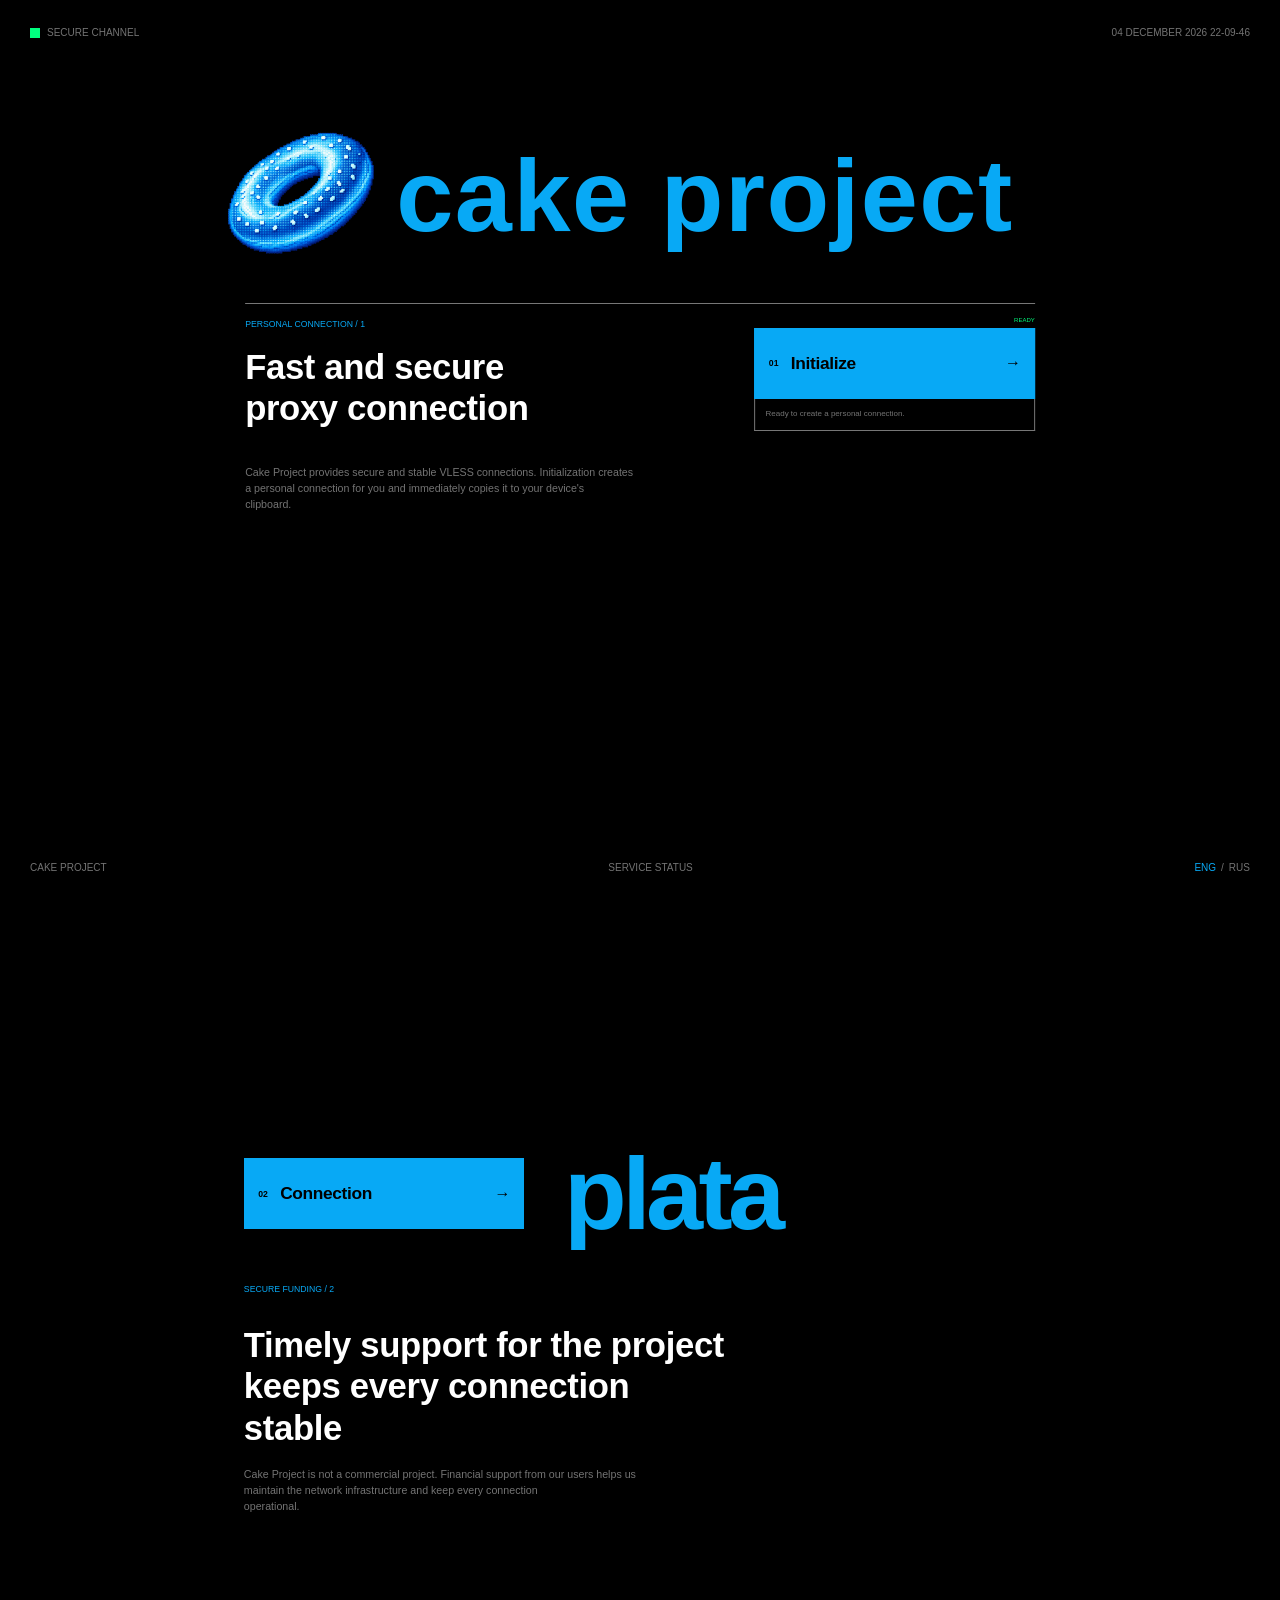
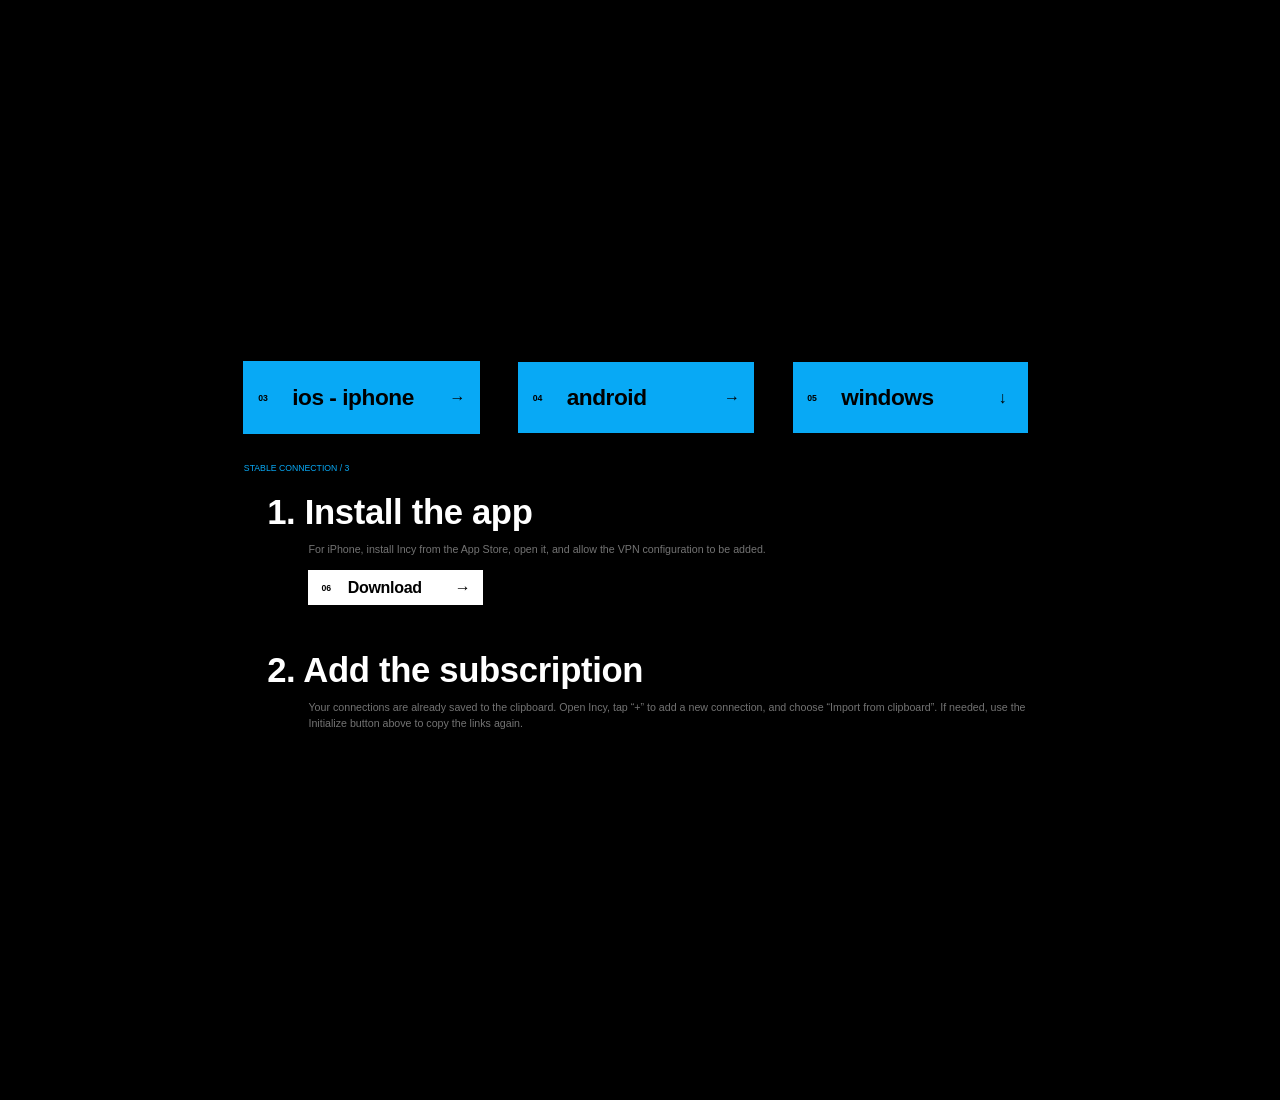
<file: web/static/initialize/index.html>
<!doctype html>
<html lang="ru">
<head>
  <meta charset="utf-8">
  <meta name="viewport" content="width=device-width, initial-scale=1, viewport-fit=cover">
  <meta name="color-scheme" content="dark">
  <meta name="theme-color" content="#000000">
  <meta http-equiv="Cache-Control" content="no-store, no-cache, must-revalidate">
  <meta http-equiv="Pragma" content="no-cache">
  <meta http-equiv="Content-Security-Policy" content="default-src 'self'; base-uri 'none'; form-action 'none'; connect-src 'self'; img-src 'self'; style-src 'self' https://fonts.googleapis.com; font-src https://fonts.gstatic.com; script-src 'self'">
  <meta name="description" content="Cake Project — безопасные и быстрые VLESS-соединения в одно нажатие.">
  <meta name="robots" content="noindex, follow, max-image-preview:large">
  <meta property="og:type" content="website">
  <meta property="og:site_name" content="Cake Project">
  <meta property="og:url" content="https://cakeproject.shmoza.net/initialize/">
  <meta property="og:title" content="Cake Project">
  <meta property="og:description" content="Быстрое и безопасное proxy-соединение.">
  <meta property="og:image" content="https://cakeproject.shmoza.net/initialize/og.png?v=4">
  <meta property="og:image:secure_url" content="https://cakeproject.shmoza.net/initialize/og.png?v=4">
  <meta property="og:image:type" content="image/png">
  <meta property="og:image:width" content="277">
  <meta property="og:image:height" content="277">
  <meta property="og:image:alt" content="Cake Project — быстрое и безопасное proxy-соединение">
  <meta name="twitter:card" content="summary_large_image">
  <meta name="twitter:title" content="Cake Project">
  <meta name="twitter:description" content="Быстрое и безопасное proxy-соединение.">
  <meta name="twitter:image" content="https://cakeproject.shmoza.net/initialize/og.png?v=4">
  <meta name="twitter:image:alt" content="Cake Project — быстрое и безопасное proxy-соединение">
  <title>Cake Project — инициализация</title>
  <link rel="canonical" href="https://cakeproject.shmoza.net/initialize/">
  <link rel="icon" type="image/png" sizes="277x277" href="favicon.png?v=2">
  <link rel="apple-touch-icon" sizes="277x277" href="favicon.png?v=2">
  <link rel="preconnect" href="https://fonts.googleapis.com">
  <link rel="preconnect" href="https://fonts.gstatic.com" crossorigin>
  <link href="https://fonts.googleapis.com/css2?family=Space+Grotesk:wght@400;500;600;700&amp;display=swap" rel="stylesheet">
  <link rel="stylesheet" href="styles.css?v=22">
</head>
<body>
  <header class="site-header">
    <div class="channel-state">
      <span class="state-marker" aria-hidden="true"></span>
      <span data-i18n="channel">Защищённый канал</span>
    </div>
    <time id="designTime" class="design-time">-- -------- ---- -- -- --</time>
  </header>

  <div class="page-rail" aria-hidden="true"></div>

  <main class="page-flow">
    <section id="initializePage" class="page-stage page-section" aria-labelledby="pageTitle">
      <div class="brand-lockup">
        <button id="cakeBurstButton" class="cake-mark" type="button" aria-label="Запустить анимацию тортика" data-i18n-aria-label="cakeAria">
          <img src="cake-mark.png" alt="">
        </button>
        <h1 id="pageTitle">cake project</h1>
      </div>

      <div class="connection-panel" aria-label="Персональное подключение">
        <div class="hero-copy">
          <p class="eyebrow" data-i18n="personalEyebrow">Персональное подключение / 1</p>
          <h2 data-i18n-html="heroTitle">Быстрое и безопасное<br>proxy соединение</h2>
          <p class="intro" data-i18n-html="heroIntro">
            Cake Project предлагает безопасные и стабильные VLESS-соединения. Инициализация<br class="desktop-break">
            создаст для Вас персональное подключение и сразу скопирует его в буфер обмена<br class="desktop-break">
            Вашего устройства.
          </p>
        </div>

        <section class="action-zone" aria-label="Инициализация подключения" data-i18n-aria-label="initializeAreaAria">
          <div class="ready-label" aria-hidden="true">READY</div>
          <button id="initializeButton" class="action-button initialize-button" type="button" aria-describedby="statusText">
            <span class="button-index" aria-hidden="true">01</span>
            <span class="button-label" data-i18n="initialize">Инициализация</span>
            <span class="button-arrow" aria-hidden="true">→</span>
          </button>
          <p id="statusText" class="status-text" role="status" aria-live="polite">
            Готово к созданию персонального подключения.
          </p>
          <div id="manualCopy" class="manual-copy hidden">
            <label for="manualLinks" data-i18n="manualLabel">VLESS-ссылки для ручного копирования</label>
            <textarea id="manualLinks" readonly spellcheck="false"></textarea>
            <small data-i18n="manualHint">Если браузер блокирует буфер обмена, выделите текст и выберите «Копировать».</small>
          </div>
        </section>
      </div>
    </section>

    <section id="paymentPage" class="page-section payment-page" aria-labelledby="paymentTitle">
      <div class="payment-stage">
        <div class="payment-head">
          <button id="connectionButton" class="action-button connection-button" type="button">
            <span class="button-index" aria-hidden="true">02</span>
            <span class="button-label" data-i18n="connection">Подключение</span>
            <span class="button-arrow" aria-hidden="true">→</span>
          </button>
          <div class="payment-word" aria-hidden="true">plata</div>
        </div>

        <div class="payment-copy">
          <p class="eyebrow" data-i18n="paymentEyebrow">Безопасная оплата / 2</p>
          <h2 id="paymentTitle" data-i18n-html="paymentTitle">Своевременная оплата за услуги<br>обеспечит стабильность<br>подключений</h2>
          <p class="intro" data-i18n-html="paymentIntro">
            Cake Project не является коммерческим проектом, однако финансовая помощь наших<br class="desktop-break">
            пользователей позволяет поддерживать инфраструктуру сети и работоспособность<br class="desktop-break">
            соединений.
          </p>
        </div>
      </div>
    </section>

    <section id="appsPage" class="page-section apps-page" aria-labelledby="appsTitle">
      <div class="apps-stage">
        <div class="platform-picker" role="group" aria-label="Выбор платформы" data-i18n-aria-label="platformGroupAria">
          <button class="action-button platform-button is-selected" type="button" data-platform="ios" aria-pressed="true">
            <span class="button-index" aria-hidden="true">03</span>
            <span class="button-label">ios - iphone</span>
            <span class="button-arrow" aria-hidden="true">→</span>
          </button>
          <button class="action-button platform-button" type="button" data-platform="android" aria-pressed="false">
            <span class="button-index" aria-hidden="true">04</span>
            <span class="button-label">android</span>
            <span class="button-arrow" aria-hidden="true">→</span>
          </button>
          <button class="action-button platform-button" type="button" data-platform="windows" aria-pressed="false">
            <span class="button-index" aria-hidden="true">05</span>
            <span class="button-label">windows</span>
            <span class="button-arrow" aria-hidden="true">↓</span>
          </button>
        </div>

        <div class="apps-copy">
          <p class="eyebrow" data-i18n="stableEyebrow">Стабильное подключение / 3</p>
          <div id="platformInstructions" class="installation-copy" aria-live="polite">
            <section class="instruction-step">
              <h2 id="appsTitle" data-i18n="installTitle">1. Установка приложения</h2>
              <p id="platformDescription" class="intro">Для iPhone установите приложение Incy из App Store, затем откройте его и разрешите добавление VPN-конфигурации.</p>
              <a id="downloadButton" class="action-button download-button" href="https://apps.apple.com/ru/app/incy/id6756943388" target="_blank" rel="noopener noreferrer">
                <span class="button-index" aria-hidden="true">06</span>
                <span class="button-label" data-i18n="download">Скачать</span>
                <span class="button-arrow" aria-hidden="true">→</span>
              </a>
            </section>

            <section class="instruction-step subscription-step">
              <h2 data-i18n="subscriptionTitle">2. Добавление подписки</h2>
              <p id="subscriptionDescription" class="intro">
                В Вашем буфере обмена уже сохранены подключения. Откройте Incy, нажмите «+» для добавления нового подключения и выберите «Импорт из буфера обмена». При необходимости Вы можете заново скопировать ссылки кнопкой «Инициализация» выше.
              </p>
            </section>
          </div>
        </div>
      </div>
    </section>
  </main>

  <footer class="site-footer">
    <span>CAKE PROJECT</span>
    <a class="status-link" href="https://statuscake.shmoza.net/" target="_blank" rel="noopener noreferrer" data-i18n="serviceStatus">Статус сервисов</a>
    <div class="language-switch" role="group" aria-label="Выбор языка" data-i18n-aria-label="languageAria">
      <button type="button" data-language="en" aria-pressed="false">ENG</button>
      <span aria-hidden="true">/</span>
      <button type="button" data-language="ru" aria-pressed="true">RUS</button>
    </div>
  </footer>

  <div id="cakeParticles" class="cake-particles" aria-hidden="true"></div>
  <textarea id="copyFallback" class="copy-fallback" tabindex="-1" aria-hidden="true" readonly></textarea>
  <script src="app.js?v=13"></script>
</body>
</html>
</file>
<file: web/static/initialize/styles.css>
:root {
  --dark: #000000;
  --light: #ffffff;
  --accent: #08a9f5;
  --success: #00ff7f;
  --danger: #ff3131;
  --muted: #737373;
  --line: #777777;
}

* {
  box-sizing: border-box;
}

html {
  min-width: 320px;
  min-height: 100%;
  background: var(--dark);
  scroll-snap-type: y mandatory;
  scrollbar-width: none;
}

html::-webkit-scrollbar,
body::-webkit-scrollbar {
  display: none;
  width: 0;
  height: 0;
}

body {
  position: relative;
  min-width: 320px;
  min-height: 100vh;
  min-height: 100svh;
  margin: 0;
  overflow-x: hidden;
  background: var(--dark);
  color: var(--light);
  font-family: "Space Grotesk", Arial, sans-serif;
  font-size: 13px;
  -ms-overflow-style: none;
  scrollbar-width: none;
}

.page-flow {
  position: relative;
  z-index: 1;
}

.page-rail {
  position: fixed;
  top: 100px;
  bottom: 100px;
  left: 300px;
  z-index: 2;
  width: 1px;
  background: rgba(255, 255, 255, .5);
  opacity: 0;
  pointer-events: none;
  transition: opacity 360ms ease;
  will-change: opacity;
}

.page-rail.is-visible {
  opacity: 1;
}

.hidden {
  display: none !important;
}

button,
a {
  -webkit-tap-highlight-color: transparent;
}

.site-header {
  display: flex;
  position: fixed;
  top: 28px;
  right: 30px;
  left: 30px;
  z-index: 20;
  align-items: center;
  justify-content: space-between;
  color: var(--muted);
  font-size: 10px;
  line-height: 1;
  text-transform: uppercase;
}

.channel-state {
  display: flex;
  align-items: center;
  gap: 7px;
}

.state-marker {
  width: 10px;
  height: 10px;
  background: var(--success);
  animation: channel-pulse 4s ease-in-out infinite;
}

@keyframes channel-pulse {
  0%,
  40% {
    opacity: 1;
  }

  50%,
  90% {
    opacity: 0;
  }

  100% {
    opacity: 1;
  }
}

.design-time {
  color: inherit;
  font: inherit;
}

.page-stage {
  position: relative;
  width: min(100%, 1919px);
  min-height: max(970px, 100vh);
  min-height: max(970px, 100svh);
  margin: 0 auto;
}

.page-section {
  position: relative;
  min-height: 100vh;
  min-height: 100svh;
  overflow: hidden;
  scroll-snap-align: start;
  scroll-snap-stop: normal;
}

.brand-lockup {
  position: absolute;
  inset: 0;
  pointer-events: none;
  transform: translateY(-20px);
}

.cake-mark {
  display: block;
  position: absolute;
  top: 222px;
  left: 300px;
  width: 300px;
  height: auto;
  border: 0;
  padding: 0;
  background: transparent;
  cursor: pointer;
  font: inherit;
  pointer-events: auto;
  transition: transform 240ms ease;
  transform-origin: center;
  user-select: none;
}

.cake-mark img {
  display: block;
  width: 100%;
  height: auto;
  pointer-events: none;
  user-select: none;
}

.cake-mark:hover {
  transform: scale(1.08);
}

.cake-mark:focus-visible {
  outline: 1px solid var(--accent);
  outline-offset: 4px;
}

h1 {
  position: absolute;
  top: 255px;
  left: 594px;
  margin: 0;
  color: var(--accent);
  font-size: 154px;
  font-weight: 700;
  letter-spacing: .015em;
  line-height: .9;
  white-space: nowrap;
}

.connection-panel {
  display: grid;
  position: absolute;
  top: 455px;
  left: 50%;
  width: 1184px;
  min-height: 310px;
  grid-template-columns: 664px 420px;
  column-gap: 100px;
  border-top: 1px solid var(--line);
  transform: translateX(-50%);
}

.hero-copy {
  padding-top: 23px;
}

.eyebrow {
  margin: 0;
  color: var(--accent);
  font-size: 13px;
  font-weight: 500;
  line-height: 1;
  text-transform: uppercase;
}

h2 {
  margin: 28px 0 0;
  color: var(--light);
  font-size: 52px;
  font-weight: 600;
  letter-spacing: -.01em;
  line-height: 1.18;
}

.intro {
  margin: 53px 0 0;
  color: var(--muted);
  font-size: 16px;
  font-weight: 400;
  line-height: 1.5;
}

.action-zone {
  position: relative;
  padding-top: 35px;
}

.ready-label {
  position: absolute;
  top: 18px;
  right: 0;
  color: var(--success);
  font-size: 9px;
  line-height: 1;
}

.action-button {
  display: grid;
  width: 100%;
  min-height: 107px;
  grid-template-columns: 20px 1fr 23px;
  align-items: center;
  gap: 13px;
  border: 1px solid var(--accent);
  border-radius: 0;
  padding: 16px 20px;
  background: var(--accent);
  color: var(--dark);
  cursor: pointer;
  font: inherit;
  text-decoration: none;
  text-align: left;
  touch-action: manipulation;
  transform-origin: center;
  transition: background 180ms ease, color 180ms ease, transform 180ms ease;
}

.action-button:not(:disabled):hover {
  background: var(--dark);
  color: var(--accent);
  outline: 1px solid var(--accent);
  outline-offset: 3px;
  transform: scale(1.02);
}

.action-button:focus-visible {
  background: var(--dark);
  color: var(--accent);
  outline: 1px solid var(--accent);
  outline-offset: 3px;
  transform: scale(1.02);
}

.action-button:active {
  transform: scale(.985);
  transition-duration: 60ms;
}

.action-button:disabled {
  cursor: wait;
  opacity: .52;
  transform: none;
}

.button-index {
  font-size: 13px;
  font-weight: 700;
}

.button-label {
  max-width: 270px;
  font-size: 26px;
  font-weight: 700;
  letter-spacing: -.02em;
  line-height: 1.35;
}

.button-arrow {
  font-size: 24px;
  font-weight: 400;
  line-height: 1;
}

.status-text {
  min-height: 48px;
  margin: 0;
  border-right: 1px solid var(--line);
  border-bottom: 1px solid var(--line);
  border-left: 1px solid var(--line);
  padding: 13px 15px;
  color: var(--muted);
  font-size: 12px;
  line-height: 1.6;
}

.status-text[data-state="success"] {
  border-color: var(--success);
  color: var(--success);
}

.status-text[data-state="error"] {
  border-color: var(--danger);
  color: var(--danger);
}

.manual-copy {
  display: grid;
  gap: 9px;
  border-right: 1px solid var(--danger);
  border-bottom: 1px solid var(--danger);
  border-left: 1px solid var(--danger);
  padding: 14px;
}

.manual-copy label {
  color: var(--light);
  font-size: 10px;
  text-transform: uppercase;
}

.manual-copy textarea {
  width: 100%;
  min-height: 92px;
  border: 1px solid var(--line);
  border-radius: 0;
  padding: 10px;
  resize: vertical;
  background: var(--dark);
  color: var(--light);
  font: inherit;
  font-size: 11px;
  line-height: 1.5;
}

.manual-copy textarea:focus {
  border-color: var(--accent);
  outline: 1px solid var(--accent);
  outline-offset: 2px;
}

.manual-copy small {
  color: var(--muted);
  font-size: 9px;
  line-height: 1.5;
}

.site-footer {
  display: flex;
  position: fixed;
  right: 0;
  bottom: 0;
  left: 0;
  z-index: 20;
  min-height: 65px;
  align-items: center;
  justify-content: space-between;
  padding: 0 30px;
  color: var(--muted);
  font-size: 10px;
  text-transform: uppercase;
}

.status-link {
  color: inherit;
  text-decoration: none;
  transition: color 160ms ease;
}

.status-link:hover,
.status-link:focus-visible {
  color: var(--accent);
  outline: none;
}

.language-switch {
  display: inline-flex;
  align-items: center;
  gap: 5px;
  pointer-events: auto;
}

.language-switch button {
  border: 0;
  padding: 0;
  background: transparent;
  color: inherit;
  cursor: pointer;
  font: inherit;
  text-transform: uppercase;
  transition: color 160ms ease;
}

.language-switch button:hover,
.language-switch button:focus-visible {
  color: var(--light);
  outline: none;
}

.language-switch button[aria-pressed="true"] {
  color: var(--accent);
}

.payment-page,
.apps-page {
  min-height: max(760px, 100vh);
  min-height: max(760px, 100svh);
}

.payment-stage,
.apps-stage {
  position: relative;
  width: min(1188px, calc(100% - 48px));
  min-height: inherit;
  margin: 0 auto;
}

.payment-stage {
  padding-top: clamp(210px, 28.4vh, 294px);
}

.payment-head {
  display: grid;
  grid-template-columns: 420px minmax(0, 1fr);
  column-gap: 60px;
  align-items: center;
}

.connection-button,
.platform-button {
  min-height: 107px;
}

.payment-word {
  color: var(--accent);
  font-size: 154px;
  font-weight: 700;
  letter-spacing: -.045em;
  line-height: .74;
}

.payment-copy {
  margin-top: 80px;
}

.payment-copy h2 {
  max-width: 980px;
  margin-top: 31px;
  font-size: 52px;
  line-height: 1.2;
}

.payment-copy .intro {
  margin-top: 24px;
}

.apps-stage {
  padding-top: clamp(136px, 18vh, 186px);
}

.platform-picker {
  display: grid;
  width: calc(100% - 8px);
  grid-template-columns: repeat(3, minmax(0, 1fr));
  gap: 59px;
}

.platform-button {
  gap: 31px;
}

.platform-button .button-label {
  max-width: none;
  font-size: 34px;
  white-space: nowrap;
}

.platform-button.is-selected {
  box-shadow: 0 0 0 1px var(--accent);
}

.apps-copy {
  margin-top: 45px;
  opacity: 1;
  transition: opacity 180ms ease;
  will-change: opacity;
}

.apps-copy.is-switching {
  opacity: 0;
}

.installation-copy {
  margin-left: 35px;
}

.instruction-step h2 {
  margin: 31px 0 0;
  font-size: 52px;
  line-height: 1.1;
}

.instruction-step .intro {
  max-width: 760px;
  margin-top: 15px;
  margin-left: 62px;
}

.download-button {
  width: 262px;
  min-height: 53px;
  margin-top: 19px;
  margin-left: 62px;
  grid-template-columns: 20px 1fr 23px;
  border-color: var(--light);
  padding: 9px 18px;
  background: var(--light);
  color: var(--dark);
}

.download-button:not(:disabled):hover,
.download-button:focus-visible {
  background: var(--dark);
  color: var(--light);
  outline-color: var(--light);
}

.download-button .button-label {
  font-size: 24px;
}

.subscription-step {
  margin-top: 68px;
}

.subscription-step h2 {
  margin-top: 0;
}

.copy-fallback {
  position: fixed;
  top: 0;
  left: -9999px;
  width: 1px;
  height: 1px;
  opacity: 0;
}

.cake-particles {
  position: fixed;
  inset: 0;
  z-index: 10;
  overflow: hidden;
  contain: strict;
  pointer-events: none;
}

.cake-particle {
  position: absolute;
  top: 0;
  left: 0;
  display: block;
  max-width: none;
  height: auto;
  pointer-events: none;
  transform-origin: center;
  user-select: none;
  will-change: transform, opacity;
}

@media (max-width: 1918px) and (min-width: 821px) {
  .page-stage {
    min-height: max(620px, 100svh);
  }

  .cake-mark {
    top: 11.57vw;
    left: 15.6vw;
    width: 15.6vw;
  }

  h1 {
    top: 13.29vw;
    left: 30.95vw;
    font-size: 8.02vw;
  }

  .connection-panel {
    top: 23.71vw;
    width: 61.7vw;
    min-height: 16.15vw;
    grid-template-columns: 34.6vw 21.89vw;
    column-gap: 5.2vw;
  }

  .hero-copy {
    padding-top: 1.2vw;
  }

  .eyebrow {
    font-size: .68vw;
  }

  h2 {
    margin-top: 1.46vw;
    font-size: 2.71vw;
  }

  .intro {
    margin-top: 2.76vw;
    font-size: .834vw;
  }

  .action-zone {
    padding-top: 1.82vw;
  }

  .ready-label {
    top: .94vw;
    font-size: .47vw;
  }

  .initialize-button {
    min-height: 5.58vw;
    grid-template-columns: 1.04vw 1fr 1.2vw;
    gap: .68vw;
    padding: .83vw 1.04vw;
  }

  .button-index {
    font-size: .68vw;
  }

  .button-label {
    max-width: 14.07vw;
    font-size: 1.355vw;
  }

  .button-arrow {
    font-size: 1.25vw;
  }

  .status-text {
    min-height: 2.5vw;
    padding: .68vw .78vw;
    font-size: .625vw;
  }

  .payment-stage,
  .apps-stage {
    width: 61.9vw;
  }

  .payment-head {
    grid-template-columns: 21.89vw minmax(0, 1fr);
    column-gap: 3.13vw;
  }

  .connection-button,
  .platform-button {
    min-height: 5.58vw;
    grid-template-columns: 1.04vw 1fr 1.2vw;
    gap: .68vw;
    padding: .83vw 1.04vw;
  }

  .platform-button {
    gap: 1.62vw;
  }

  .payment-word {
    font-size: 8.02vw;
  }

  .payment-copy {
    margin-top: 4.17vw;
  }

  .payment-copy h2,
  .instruction-step h2 {
    font-size: 2.71vw;
  }

  .payment-copy .intro {
    margin-top: 1.25vw;
  }

  .platform-picker {
    gap: 3.07vw;
  }

  .platform-button .button-label {
    font-size: 1.77vw;
  }

  .apps-copy {
    margin-top: 2.35vw;
  }

  .installation-copy {
    margin-left: 1.82vw;
  }

  .instruction-step h2 {
    margin-top: 1.62vw;
  }

  .instruction-step .intro {
    margin-top: .78vw;
    margin-left: 3.23vw;
  }

  .download-button {
    width: 13.65vw;
    min-height: 2.76vw;
    margin-top: .99vw;
    margin-left: 3.23vw;
    grid-template-columns: 1.04vw 1fr 1.2vw;
    padding: .47vw .94vw;
  }

  .download-button .button-label {
    font-size: 1.25vw;
  }

  .subscription-step {
    margin-top: 3.54vw;
  }
}

@media (max-width: 820px) {
  body {
    min-height: 100svh;
    overscroll-behavior-y: contain;
  }

  .page-rail {
    display: none;
  }

  .site-header {
    position: fixed;
    top: 0;
    right: 0;
    left: 0;
    min-height: 58px;
    padding-right: max(18px, env(safe-area-inset-right));
    padding-left: max(18px, env(safe-area-inset-left));
    font-size: 8px;
  }

  .state-marker {
    width: 8px;
    height: 8px;
  }

  .page-stage {
    display: flex;
    width: 100%;
    min-height: max(840px, 100svh);
    flex-direction: column;
    padding: 88px max(18px, env(safe-area-inset-right)) 92px max(18px, env(safe-area-inset-left));
  }

  .brand-lockup {
    display: flex;
    position: relative;
    inset: auto;
    flex-direction: column;
    align-items: center;
  }

  .cake-mark {
    position: relative;
    top: auto;
    left: auto;
    width: min(85.8vw, 390px);
    margin: 22px 0 -12px;
  }

  h1 {
    display: none;
  }

  .connection-panel {
    display: flex;
    position: relative;
    top: auto;
    left: auto;
    width: auto;
    min-height: 0;
    margin-top: 0;
    align-self: stretch;
    flex-direction: column;
    border-top: 0;
    transform: none;
  }

  .hero-copy {
    padding-top: 17px;
  }

  .eyebrow {
    font-size: 10px;
  }

  h2 {
    margin-top: 27px;
    font-size: clamp(26px, 8.6vw, 44px);
    line-height: 1.08;
  }

  .intro {
    margin-top: 30px;
    font-size: 13px;
    line-height: 1.55;
  }

  .desktop-break {
    display: none;
  }

  .action-zone {
    margin-top: 44px;
    padding-top: 20px;
  }

  .ready-label {
    top: 5px;
  }

  .initialize-button {
    min-height: 96px;
  }

  .button-label {
    font-size: clamp(22px, 6.5vw, 26px);
  }

  .site-footer {
    position: fixed;
    min-height: calc(62px + env(safe-area-inset-bottom));
    padding: 8px max(18px, env(safe-area-inset-right)) env(safe-area-inset-bottom) max(18px, env(safe-area-inset-left));
    background: linear-gradient(to top, #000 58%, rgba(0, 0, 0, 0));
    font-size: 8px;
  }

  .language-switch {
    gap: 0;
  }

  .language-switch button {
    display: inline-grid;
    min-width: 34px;
    min-height: 34px;
    place-items: center;
  }

  .payment-page,
  .apps-page {
    min-height: max(760px, 100svh);
    overflow: hidden;
  }

  .payment-stage,
  .apps-stage {
    width: 100%;
    min-height: 0;
    padding-right: max(18px, env(safe-area-inset-right));
    padding-left: max(18px, env(safe-area-inset-left));
  }

  .payment-stage {
    --mobile-payment-bottom-gap: 90px;
    display: flex;
    min-height: max(760px, 100svh);
    flex-direction: column;
    padding-top: 112px;
    padding-bottom: var(--mobile-payment-bottom-gap);
  }

  .payment-head {
    display: contents;
  }

  .payment-word {
    order: 1;
    align-self: flex-start;
    margin-left: -.04em;
    font-size: clamp(82px, 30vw, 132px);
    text-align: left;
  }

  .connection-button {
    order: 3;
    margin-top: auto;
  }

  .connection-button,
  .platform-button {
    min-height: 88px;
  }

  .payment-copy {
    order: 2;
    margin-top: 38px;
  }

  .payment-copy h2 {
    margin-top: 26px;
    font-size: clamp(28px, 8.6vw, 44px);
    line-height: 1.12;
  }

  .payment-copy .intro {
    margin-top: 27px;
  }

  .apps-stage {
    padding-top: 96px;
    padding-bottom: max(112px, calc(88px + env(safe-area-inset-bottom)));
  }

  .platform-picker {
    width: 100%;
    grid-template-columns: 1fr;
    gap: 14px;
  }

  .platform-button {
    gap: 16px;
  }

  .platform-button .button-label {
    font-size: clamp(24px, 8vw, 34px);
  }

  .platform-button[data-platform="ios"] .button-arrow,
  .platform-button[data-platform="android"] .button-arrow {
    font-size: 0;
  }

  .platform-button[data-platform="ios"] .button-arrow::after,
  .platform-button[data-platform="android"] .button-arrow::after {
    content: "↓";
    font-size: 24px;
  }

  .apps-copy {
    margin-top: 48px;
  }

  .installation-copy {
    margin-left: 0;
  }

  .instruction-step h2 {
    margin-top: 27px;
    font-size: clamp(28px, 8.6vw, 44px);
  }

  .instruction-step .intro {
    margin-top: 20px;
    margin-left: 0;
  }

  .download-button {
    width: 100%;
    min-height: 72px;
    margin-top: 24px;
    margin-left: 0;
  }

  .download-button .button-label {
    font-size: 24px;
  }

  .subscription-step {
    margin-top: 52px;
  }
}

@media (max-width: 820px) and (max-height: 760px) {
  .page-stage {
    min-height: max(680px, 100svh);
    padding-top: 64px;
    padding-bottom: 72px;
  }

  .cake-mark {
    width: min(67.6vw, 247px);
    margin: 36px 0 -6px;
  }

  .connection-panel {
    margin-top: -12px;
  }

  .hero-copy {
    padding-top: 13px;
  }

  h2 {
    margin-top: 20px;
    font-size: clamp(25px, 7.8vw, 36px);
  }

  .intro {
    margin-top: 20px;
    font-size: 12px;
    line-height: 1.45;
  }

  .action-zone {
    margin-top: 24px;
    padding-top: 18px;
  }

  .initialize-button {
    min-height: 78px;
  }

  .status-text {
    min-height: 44px;
    padding: 10px 12px;
  }

  .payment-page,
  .apps-page {
    min-height: max(680px, 100svh);
  }

  .payment-stage {
    min-height: max(680px, 100svh);
    padding-top: 76px;
    padding-bottom: var(--mobile-payment-bottom-gap);
  }

  .payment-word {
    font-size: clamp(70px, 25vw, 98px);
  }

  .connection-button,
  .platform-button {
    min-height: 72px;
  }

  .payment-copy {
    margin-top: 22px;
  }

  .payment-copy h2,
  .instruction-step h2 {
    margin-top: 20px;
    font-size: clamp(26px, 7.8vw, 36px);
  }

  .payment-copy .intro {
    margin-top: 18px;
  }

  .apps-stage {
    padding-top: 72px;
  }

  .platform-picker {
    gap: 10px;
  }

  .platform-button .button-label {
    font-size: clamp(22px, 7vw, 30px);
  }

  .apps-copy {
    margin-top: 36px;
  }

  .instruction-step .intro {
    margin-top: 16px;
  }

  .download-button {
    min-height: 64px;
    margin-top: 18px;
  }

  .subscription-step {
    margin-top: 40px;
  }
}

@media (max-width: 820px) and (max-height: 620px) {
  .page-stage {
    padding-top: 56px;
    padding-bottom: 54px;
  }

  .cake-mark {
    width: min(58.5vw, 208px);
    margin-top: 42px;
  }

  .connection-panel {
    margin-top: -18px;
  }

  h2 {
    margin-top: 14px;
  }

  .intro {
    margin-top: 14px;
    line-height: 1.35;
  }

  .action-zone {
    margin-top: 8px;
    padding-top: 16px;
  }

  .initialize-button {
    min-height: 72px;
  }

  .status-text {
    min-height: 34px;
    padding: 4px 10px;
    font-size: 10px;
    line-height: 1.35;
  }

  .site-footer {
    min-height: calc(50px + env(safe-area-inset-bottom));
  }

  .payment-stage {
    min-height: 100svh;
    padding-top: 50px;
    padding-bottom: var(--mobile-payment-bottom-gap);
  }

  .payment-copy {
    margin-top: 12px;
  }

  .payment-copy h2 {
    margin-top: 12px;
    font-size: 24px;
    line-height: 1.08;
  }

  .payment-copy .intro {
    margin-top: 10px;
    font-size: 11px;
    line-height: 1.3;
  }

  .apps-stage {
    padding-top: 58px;
  }

  .platform-picker {
    gap: 6px;
  }

  .platform-button {
    min-height: 60px;
  }

  .apps-copy {
    margin-top: 26px;
  }

  .download-button {
    min-height: 56px;
  }
}

@media (hover: none) and (pointer: coarse) {
  .cake-mark:hover {
    transform: none;
  }

  .action-button:not(:disabled):hover {
    background: var(--accent);
    color: var(--dark);
    outline: 0;
    transform: none;
  }

  .download-button:not(:disabled):hover {
    background: var(--light);
    color: var(--dark);
  }
}

@media (prefers-reduced-motion: reduce) {
  .state-marker {
    animation: none;
  }

  .page-rail,
  .cake-mark,
  .action-button,
  .apps-copy {
    transition: none;
  }

  .cake-mark:hover,
  .action-button:not(:disabled):hover,
  .action-button:focus-visible {
    transform: none;
  }
}
</file>
